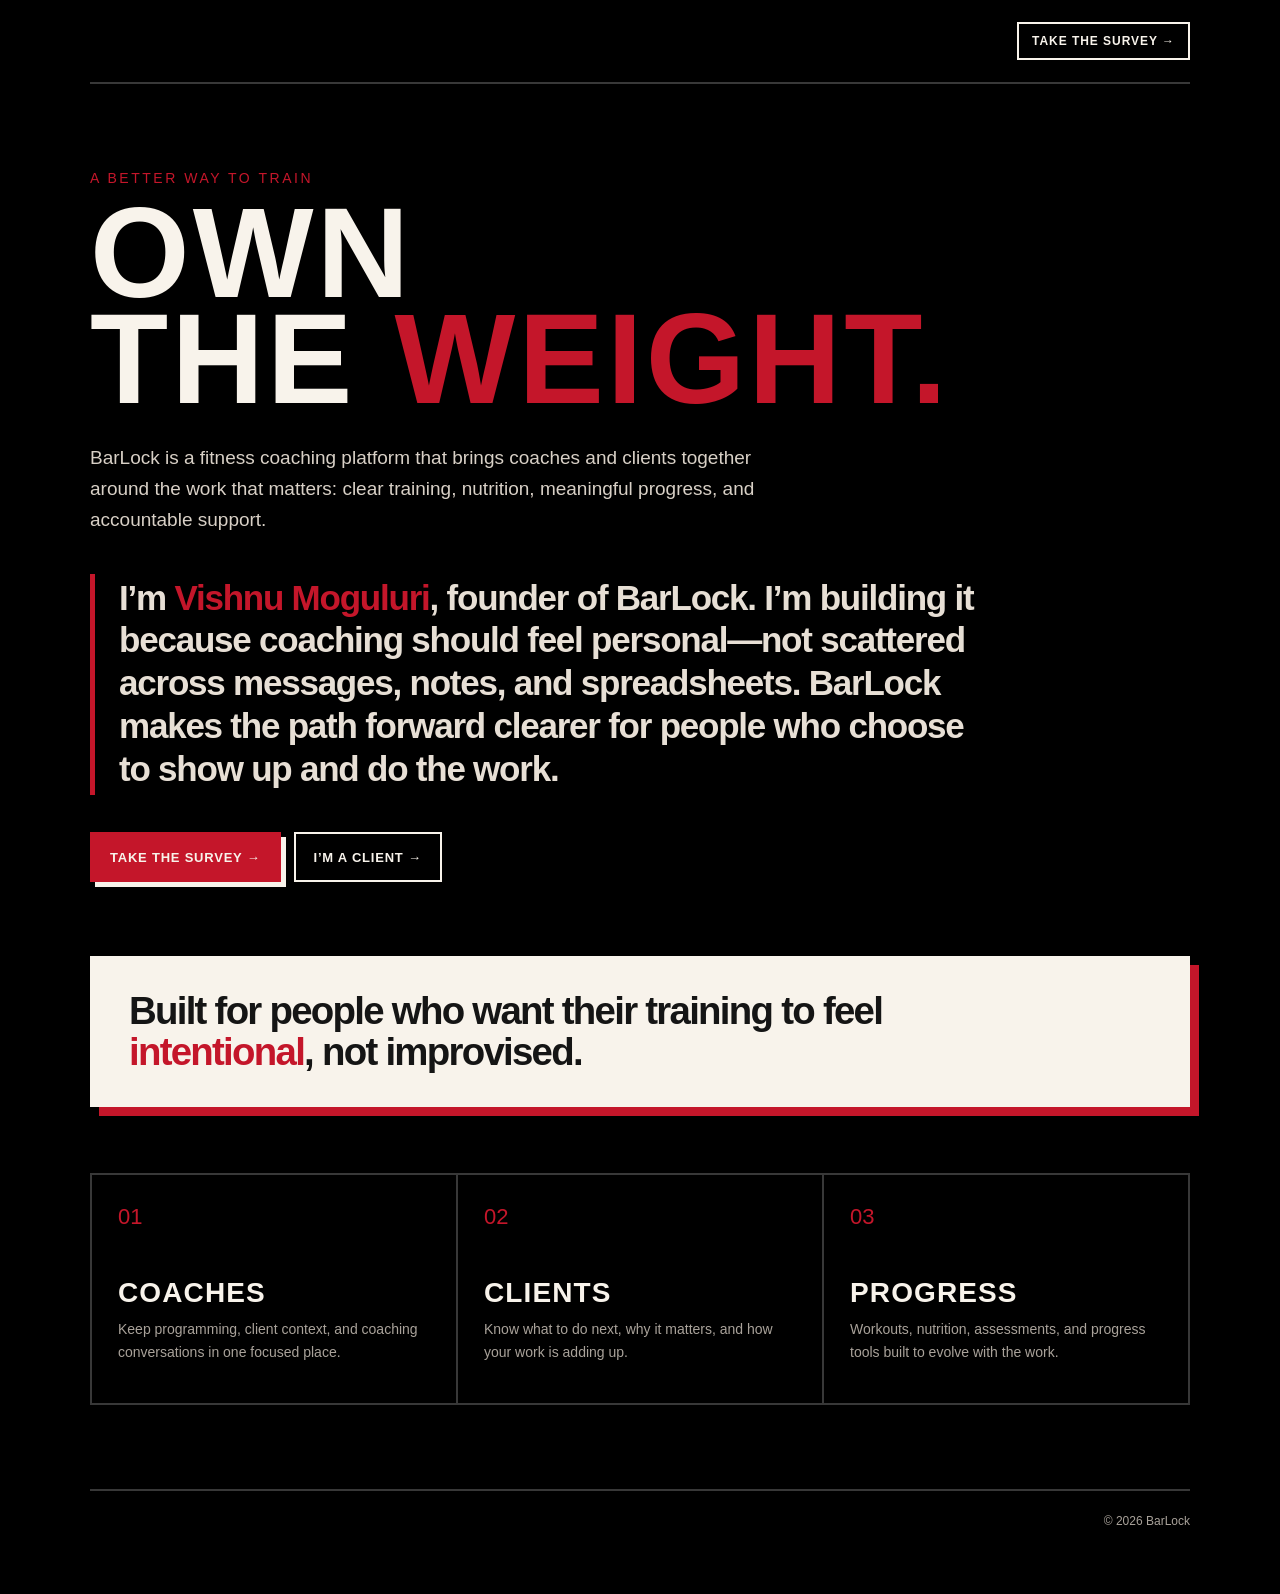
<file: index.html>
<!doctype html>
<html lang="en"><head><meta charset="utf-8"><meta name="viewport" content="width=device-width,initial-scale=1"><meta name="description" content="BarLock connects coaches and clients around the work that matters."><title>BarLock — Own the Weight</title><link rel="stylesheet" href="logo.css"><style>
:root{--ink:#151515;--cream:#f8f3eb;--muted:#a9a29a;--line:#383838;--red:#c4162a;--black:#000;--shadow:9px 9px 0 var(--red)}*{box-sizing:border-box}body{margin:0;background:var(--black);color:var(--cream);font-family:Arial,Helvetica,sans-serif}.shell{width:min(1100px,calc(100% - 36px));margin:auto}.nav{height:84px;display:flex;align-items:center;justify-content:space-between;border-bottom:2px solid var(--line)}a{color:inherit;text-decoration:none}.brand,.eyebrow,h1,h2,.number{font-family:Impact,Haettenschweiler,"Arial Narrow Bold",sans-serif}.brand{font-size:29px;letter-spacing:.025em;text-transform:uppercase}.brand b{color:var(--red)}.nav-link{border:2px solid var(--cream);padding:10px 13px;font-size:12px;font-weight:800;letter-spacing:.08em;text-transform:uppercase}.nav-link:hover{background:var(--cream);color:var(--ink)}.hero{padding:86px 0 74px;max-width:960px}.eyebrow{margin:0 0 14px;color:var(--red);font-size:14px;letter-spacing:.18em;text-transform:uppercase}h1{font-size:clamp(66px,10vw,142px);font-weight:900;letter-spacing:.025em;line-height:.83;margin:0;text-transform:uppercase}h1 span{color:var(--red)}.lede{max-width:690px;color:#d8d0c6;font-size:19px;line-height:1.62;margin:31px 0 0}.founder-note{border-left:5px solid var(--red);color:#e7dfd5;font-size:clamp(23px,2.8vw,35px);font-weight:600;letter-spacing:-.035em;line-height:1.22;max-width:900px;margin:38px 0 0;padding:3px 0 5px 24px}.founder-note strong{color:var(--red)}.actions{display:flex;flex-wrap:wrap;gap:13px;margin-top:37px}.button{border:2px solid var(--cream);display:inline-flex;align-items:center;justify-content:center;min-height:50px;padding:0 18px;font-size:13px;font-weight:900;letter-spacing:.06em;text-transform:uppercase}.button.primary{background:var(--red);border-color:var(--red);box-shadow:5px 5px 0 var(--cream)}.button.primary:hover{background:#e02a3e}.button.secondary:hover{background:var(--cream);color:var(--ink)}.statement{background:var(--cream);color:var(--ink);border:3px solid var(--cream);box-shadow:var(--shadow);padding:32px 36px;margin:0 0 66px}.statement p{font-size:clamp(24px,3vw,39px);font-weight:800;letter-spacing:-.045em;line-height:1.05;margin:0;max-width:850px}.statement p span{color:var(--red)}.grid{display:grid;grid-template-columns:repeat(3,1fr);border-top:2px solid var(--line);border-left:2px solid var(--line);margin-bottom:84px}.card{border-right:2px solid var(--line);border-bottom:2px solid var(--line);padding:29px 26px 33px;min-height:230px}.number{color:var(--red);font-size:22px}.card h2{font-size:28px;letter-spacing:.04em;text-transform:uppercase;margin:47px 0 9px}.card p{color:var(--muted);font-size:14px;line-height:1.65;margin:0}.footer{border-top:2px solid var(--line);display:flex;justify-content:space-between;padding:23px 0 34px;color:var(--muted);font-size:12px}@media(max-width:700px){.shell{width:min(100% - 24px,1100px)}.nav{height:70px}.brand{font-size:24px}.nav-link{padding:8px;font-size:10px}.hero{padding:60px 0 55px}h1{font-size:clamp(58px,18vw,90px)}.lede{font-size:17px}.founder-note{font-size:clamp(21px,7vw,29px);padding-left:18px;margin-top:30px}.statement{padding:25px;margin-bottom:50px;box-shadow:6px 6px 0 var(--red)}.grid{grid-template-columns:1fr;margin-bottom:60px}.card{min-height:0}.card h2{margin-top:25px}.actions{flex-direction:column}.footer{gap:10px;flex-direction:column}}
</style></head><body><div class="shell"><header class="nav"><a class="brand" href="/">Bar<b>Lock</b></a><a class="nav-link" href="https://survey.barlock.fitness/">Take the survey →</a></header><main><section class="hero"><p class="eyebrow">A better way to train</p><h1>Own<br>the <span>weight.</span></h1><p class="lede">BarLock is a fitness coaching platform that brings coaches and clients together around the work that matters: clear training, nutrition, meaningful progress, and accountable support.</p><p class="founder-note">I’m <strong>Vishnu Moguluri</strong>, founder of BarLock. I’m building it because coaching should feel personal—not scattered across messages, notes, and spreadsheets. BarLock makes the path forward clearer for people who choose to show up and do the work.</p><div class="actions"><a class="button primary" href="https://survey.barlock.fitness/">Take the survey →</a><a class="button secondary" href="https://newclient.barlock.fitness">I’m a client →</a></div></section><section class="statement"><p>Built for people who want their training to feel <span>intentional</span>, not improvised.</p></section><section class="grid" aria-label="What BarLock is built for"><article class="card"><div class="number">01</div><h2>Coaches</h2><p>Keep programming, client context, and coaching conversations in one focused place.</p></article><article class="card"><div class="number">02</div><h2>Clients</h2><p>Know what to do next, why it matters, and how your work is adding up.</p></article><article class="card"><div class="number">03</div><h2>Progress</h2><p>Workouts, nutrition, assessments, and progress tools built to evolve with the work.</p></article></section></main><footer class="footer"><span class="brand">Bar<b>Lock</b></span><span>© 2026 BarLock</span></footer></div></body></html>
</file>
<file: logo.css>
.brand {
  background: url("https://raw.githubusercontent.com/vishnunotnice/Portfolio/main/Barlock%20new%20logo%20black%20bg.png") left center / 100% auto no-repeat;
  display: block;
  flex: 0 0 auto;
  height: 46px;
  width: 184px;
  font-size: 0 !important;
  letter-spacing: 0 !important;
}

.brand b { display: none; }

@media (max-width: 700px) {
  .brand { height: 38px; width: 152px; }
}
</file>
